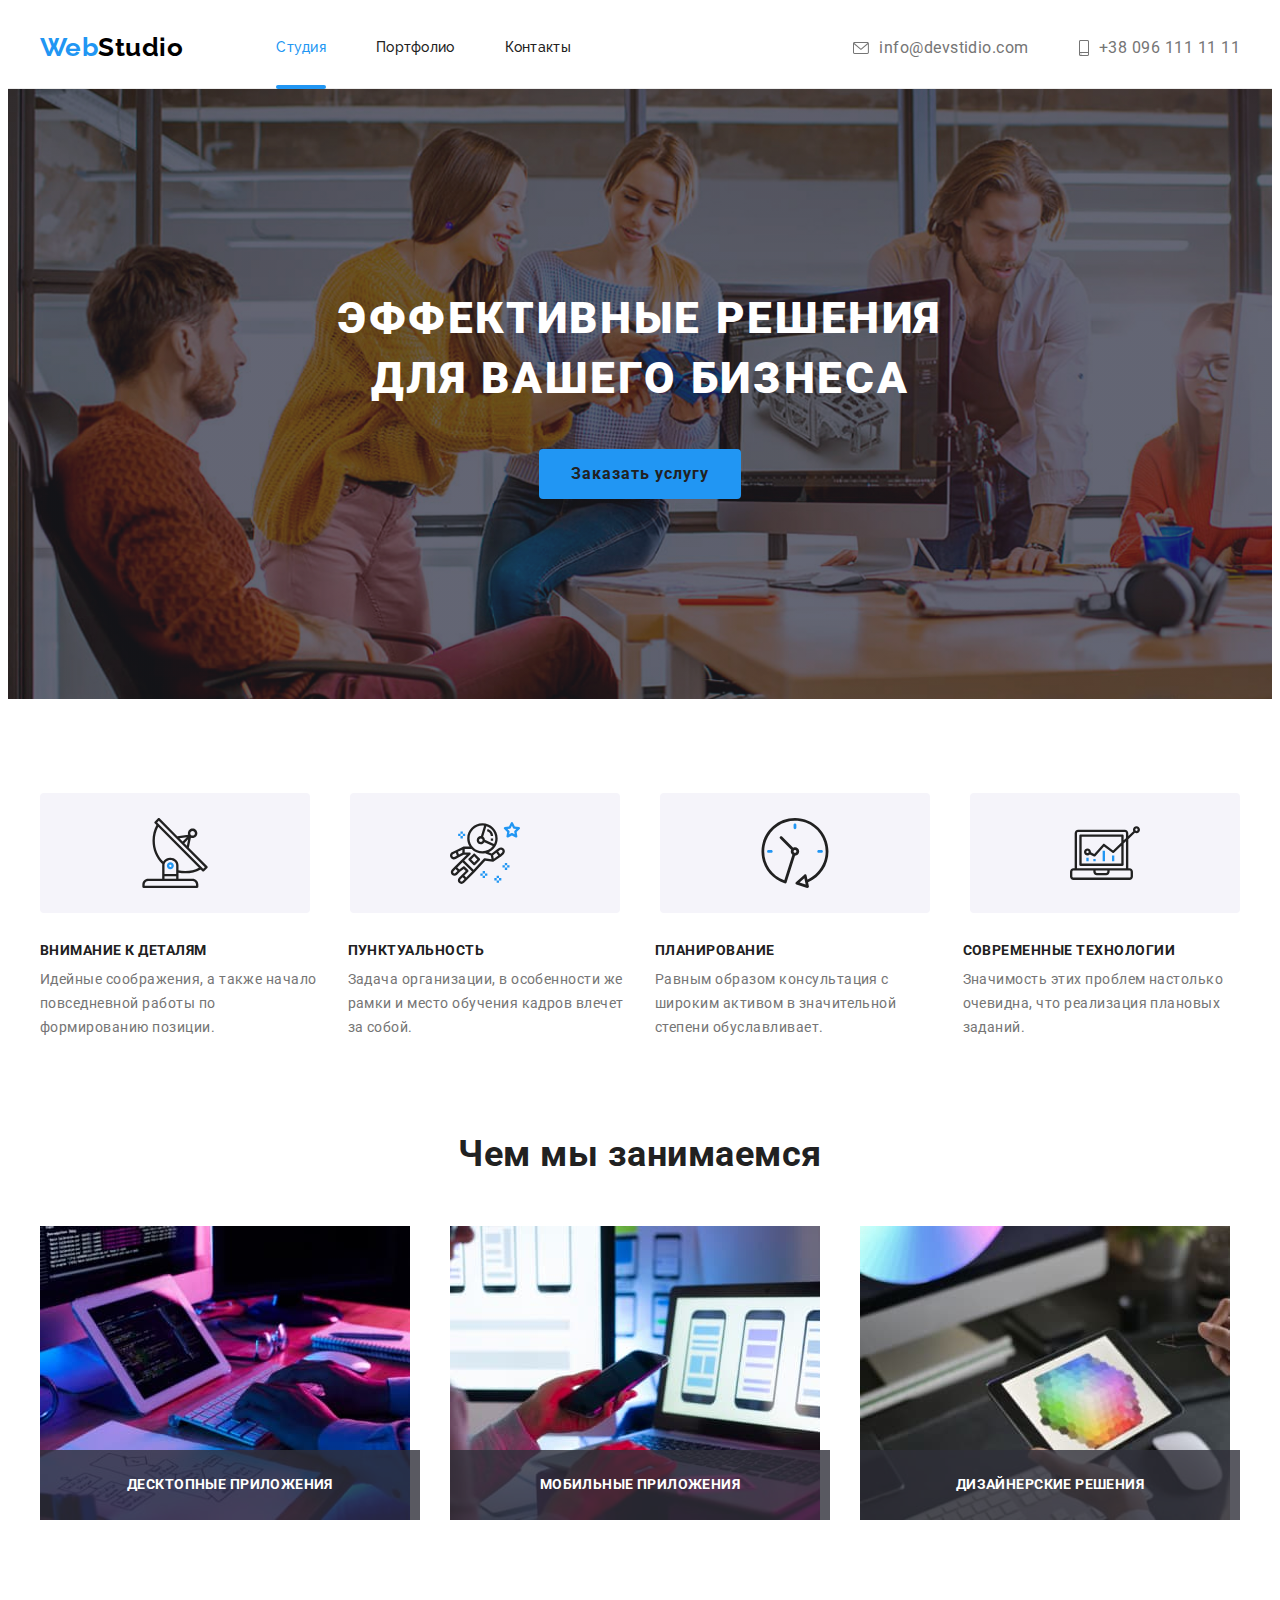
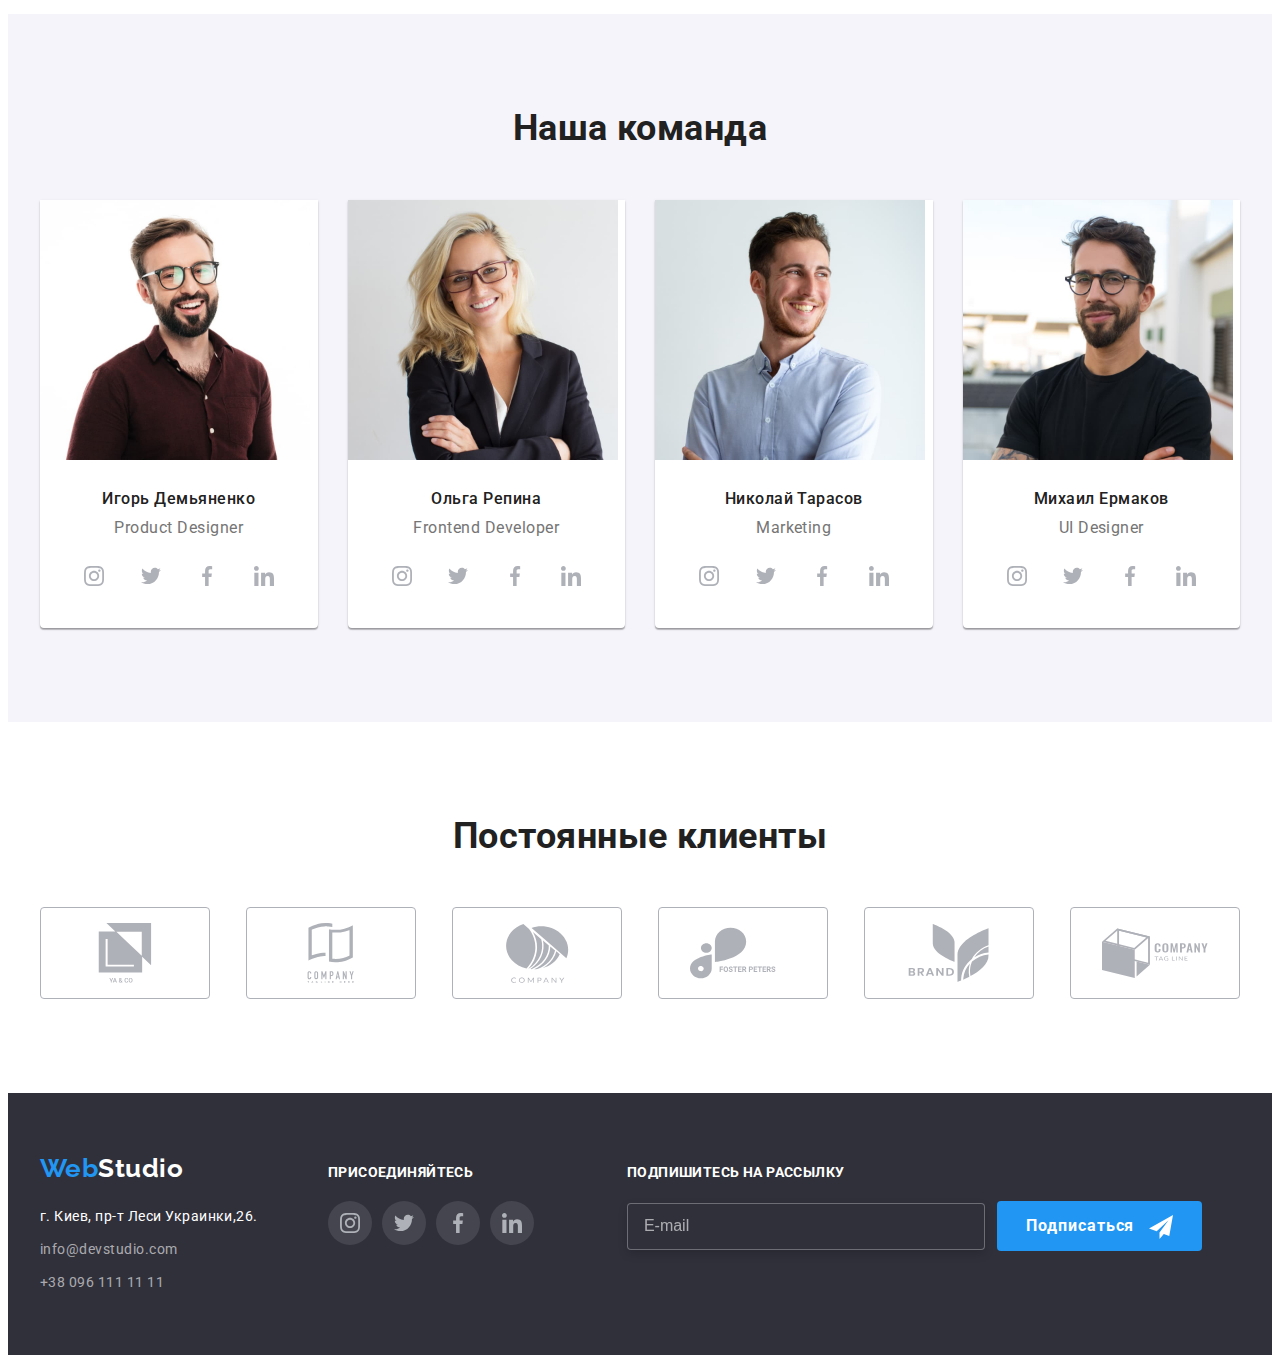
<file: index.html>
<!DOCTYPE html>
<html lang="ru">
  <head>
    <meta charset="UTF-8" />
    <meta http-equiv="X-UA-Compatible" content="IE=edge" />
    <meta name="viewport" content="width=device-width, initial-scale=1.0" />
    <title>WebStudio</title>
    <link
      href="https://fonts.googleapis.com/css2?family=Raleway:wght@700&family=Roboto:wght@400;500;700;900&display=swap"
      rel="stylesheet"
    />
    <link
      rel="stylesheet"
      href="https://cdnjs.cloudflare.com/ajax/libs/modern-normalize/1.0.0/modern-normalize.min.css"
      integrity="sha512-ISS7cAi1PEhQ8jnbJpJZMd29NlhNj4AWYyLOSp2CE/CsHxTCu+r+t0D2yoJudVrd0/8fTVPUVDzY5Tvli75u/g=="
      crossorigin="anonymous"
    />
    <link rel="stylesheet" href="./css/main.min.css" />
  </head>
  <body>
    <!--Навигация-->
    <header class="header">
      <div class="container header__container">
        <nav class="header__nav">
          <a class="logo header__logo link" href="index.html"
            ><span class="logo__accent">Web</span>Studio</a
          >
          <ul class="menu list">
            <li class="menu__item">
              <a class="menu__link link current" href="./index.html">Студия</a>
            </li>
            <li class="menu__item">
              <a class="menu__link link" href="./portfolio.html">Портфолио</a>
            </li>
            <li class="menu__item">
              <a class="menu__link link" href="#">Контакты</a>
            </li>
          </ul>
        </nav>
        <ul class="contact list">
          <li class="contact__mail">
            <a class="contact__mail-link link" href="mailto:info@devstudio.com"
              ><svg class="header__icon" width="16" height="12">
                <use href="./images/svg/sprite.svg#icon-mail"></use>
              </svg>
              info@devstidio.com</a
            >
          </li>
          <li>
            <a class="contact__phone-link link" href="tel:+380961111111"
              ><svg class="header__icon" width="10" height="16">
                <use href="./images/svg/sprite.svg#icon-smartphone"></use>
              </svg>
              +38 096 111 11 11</a
            >
          </li>
        </ul>
      </div>
    </header>
    <main>
      <!--Основной контент секция герой-->
      <section class="hero">
        <div class="container hero__container">
          <h1 class="hero__title">
            эффективные решения <br />
            для вашего бизнеса
          </h1>
          <button class="modal-button modal-button_style" type="button" data-modal-open>
            Заказать услугу
          </button>
        </div>
      </section>
      <!--описание секции-->
      <section class="section-description">
        <div class="container section-description__container">
          <h2 class="visually-hidden">Описание секции</h2>
          <ul class="section-icon list">
            <li class="">
              <a href="" class="section-icon__link link">
                <svg class="section-icon__list">
                  <use href="./images/svg/sprite.svg#icon-antenna"></use>
                </svg>
              </a>
            </li>
            <li class="">
              <a href="" class="section-icon__link link">
                <svg class="section-icon__list">
                  <use href="./images/svg/sprite.svg#icon-astronaut"></use>
                </svg>
              </a>
            </li>
            <li class="">
              <a href="" class="section-icon__link link">
                <svg class="section-icon__list">
                  <use href="./images/svg/sprite.svg#icon-clock"></use>
                </svg>
              </a>
            </li>
            <li class="">
              <a href="" class="section-icon__link link">
                <svg class="section-icon__list">
                  <use href="./images/svg/sprite.svg#icon-diagram"></use>
                </svg>
              </a>
            </li>
          </ul>
          <ul class="section-description__list list">
            <li class="section-description__item">
              <h3 class="section-description__title">внимание к деталям</h3>
              <p class="desc">
                Идейные соображения, а также начало повседневной работы по формированию позиции.
              </p>
            </li>
            <li class="section-description__item">
              <h3 class="section-description__title">пунктуальность</h3>
              <p class="desc">
                Задача организации, в особенности же рамки и место обучения кадров влечет за собой.
              </p>
            </li>
            <li class="section-description__item">
              <h3 class="section-description__title">планирование</h3>
              <p class="desc">
                Равным образом консультация с широким активом в значительной степени обуславливает.
              </p>
            </li>
            <li class="section-description__item">
              <h3 class="section-description__title">современные технологии</h3>
              <p class="desc">
                Значимость этих проблем настолько очевидна, что реализация плановых заданий.
              </p>
            </li>
          </ul>
        </div>
      </section>
      <!--секция чем мы занимаемся-->
      <section class="work">
        <div class="container section">
          <h2 class="work__title">Чем мы занимаемся</h2>
          <ul class="work__list list">
            <li class="work__item">
              <div class="work__img">
                <img
                  src="./images/about-work/work1.jpg"
                  alt="picture of working at a computer1"
                  width="370"
                />
                <p class="work__overlay">Десктопные приложения</p>
              </div>
            </li>
            <li class="work__item">
              <div class="work__img">
                <img
                  src="./images/about-work/work2.jpg"
                  alt="picture of working at a computer2"
                  width="370"
                />
                <p class="work__overlay">Мобильные приложения</p>
              </div>
            </li>
            <li class="work__item">
              <div class="work__img">
                <img
                  src="./images/about-work/work3.jpg"
                  alt="picture of working at a computer3"
                  width="370"
                />
                <p class="work__overlay">Дизайнерские решения</p>
              </div>
            </li>
          </ul>
        </div>
      </section>
      <!--секция наша команда-->
      <section class="team section">
        <div class="container">
          <h2 class="work__title">Наша команда</h2>
          <ul class="team__our list">
            <li class="team__our-list">
              <img src="./images/our-team/igor.jpg" alt="Igor" width="270" />
              <h3 class="team__title">Игорь Демьяненко</h3>
              <p class="desc">Product Designer</p>
              <ul class="social-list social-list_padding list">
                <li class="social-list__item">
                  <a href="" class="social-list__link link">
                    <svg class="social-list__icon">
                      <use href="./images/svg/sprite.svg#icon-instagram"></use>
                    </svg>
                  </a>
                </li>
                <li class="social-list__item">
                  <a href="" class="social-list__link link">
                    <svg class="social-list__icon">
                      <use href="./images/svg/sprite.svg#icon-twitter"></use>
                    </svg>
                  </a>
                </li>
                <li class="social-list__item">
                  <a href="" class="social-list__link link">
                    <svg class="social-list__icon">
                      <use href="./images/svg/sprite.svg#icon-facebook"></use>
                    </svg>
                  </a>
                </li>
                <li class="social-list__item">
                  <a href="" class="social-list__link link">
                    <svg class="social-list__icon">
                      <use href="./images/svg/sprite.svg#icon-linkedin"></use>
                    </svg>
                  </a>
                </li>
              </ul>
            </li>
            <li class="team__our-list">
              <img src="./images/our-team/olga.jpg" alt="Olga" width="270" />
              <h3 class="team__title">Ольга Репина</h3>
              <p class="desc">Frontend Developer</p>
              <ul class="social-list social-list_padding list">
                <li class="social-list__item">
                  <a href="" class="social-list__link link">
                    <svg class="social-list__icon">
                      <use href="./images/svg/sprite.svg#icon-instagram"></use>
                    </svg>
                  </a>
                </li>
                <li class="social-list__item">
                  <a href="" class="social-list__link link">
                    <svg class="social-list__icon">
                      <use href="./images/svg/sprite.svg#icon-twitter"></use>
                    </svg>
                  </a>
                </li>
                <li class="social-list__item">
                  <a href="" class="social-list__link link">
                    <svg class="social-list__icon">
                      <use href="./images/svg/sprite.svg#icon-facebook"></use>
                    </svg>
                  </a>
                </li>
                <li class="social-list__item">
                  <a href="" class="social-list__link link">
                    <svg class="social-list__icon">
                      <use href="./images/svg/sprite.svg#icon-linkedin"></use>
                    </svg>
                  </a>
                </li>
              </ul>
            </li>
            <li class="team__our-list">
              <img src="./images/our-team/nikolay.jpg" alt="Nikolay" width="270" />
              <h3 class="team__title">Николай Тарасов</h3>
              <p class="desc">Marketing</p>
              <ul class="social-list social-list_padding list">
                <li class="social-list__item">
                  <a href="" class="social-list__link link">
                    <svg class="social-list__icon">
                      <use href="./images/svg/sprite.svg#icon-instagram"></use>
                    </svg>
                  </a>
                </li>
                <li class="social-list__item">
                  <a href="" class="social-list__link link">
                    <svg class="social-list__icon">
                      <use href="./images/svg/sprite.svg#icon-twitter"></use>
                    </svg>
                  </a>
                </li>
                <li class="social-list__item">
                  <a href="" class="social-list__link link">
                    <svg class="social-list__icon">
                      <use href="./images/svg/sprite.svg#icon-facebook"></use>
                    </svg>
                  </a>
                </li>
                <li class="social-list__item">
                  <a href="" class="social-list__link link">
                    <svg class="social-list__icon">
                      <use href="./images/svg/sprite.svg#icon-linkedin"></use>
                    </svg>
                  </a>
                </li>
              </ul>
            </li>
            <li class="team__our-list">
              <img src="./images/our-team/mihail.jpg" alt="Michael" width="270" />
              <h3 class="team__title">Михаил Ермаков</h3>
              <p class="desc">UI Designer</p>
              <ul class="social-list social-list_padding list">
                <li class="social-list__item">
                  <a href="" class="social-list__link link">
                    <svg class="social-list__icon">
                      <use href="./images/svg/sprite.svg#icon-instagram"></use>
                    </svg>
                  </a>
                </li>
                <li class="social-list__item">
                  <a href="" class="social-list__link link">
                    <svg class="social-list__icon">
                      <use href="./images/svg/sprite.svg#icon-twitter"></use>
                    </svg>
                  </a>
                </li>
                <li class="social-list__item">
                  <a href="" class="social-list__link link">
                    <svg class="social-list__icon">
                      <use href="./images/svg/sprite.svg#icon-facebook"></use>
                    </svg>
                  </a>
                </li>
                <li class="social-list__item">
                  <a href="" class="social-list__link link">
                    <svg class="social-list__icon">
                      <use href="./images/svg/sprite.svg#icon-linkedin"></use>
                    </svg>
                  </a>
                </li>
              </ul>
            </li>
          </ul>
        </div>
      </section>
      <!--Постоянные клиенты-->
      <section class="clients">
        <div class="container section">
          <h2 class="clients__title">Постоянные клиенты</h2>
          <ul class="clients-list list">
            <li class="clients-list__item">
              <a href="" class="clients-list__link link">
                <svg class="clients-list__icon">
                  <use href="./images/svg/sprite.svg#icon-group"></use>
                </svg>
              </a>
            </li>
            <li class="clients-list__item">
              <a href="" class="clients-list__link link">
                <svg class="clients-list__icon">
                  <use href="./images/svg/sprite.svg#icon-group1"></use>
                </svg>
              </a>
            </li>
            <li class="clients-list__item">
              <a href="" class="clients-list__link link">
                <svg class="clients-list__icon">
                  <use href="./images/svg/sprite.svg#icon-group2"></use>
                </svg>
              </a>
            </li>
            <li class="clients-list__item">
              <a href="" class="clients-list__link link">
                <svg class="clients-list__icon">
                  <use href="./images/svg/sprite.svg#icon-group3"></use>
                </svg>
              </a>
            </li>
            <li class="clients-list__item">
              <a href="" class="clients-list__link link">
                <svg class="clients-list__icon">
                  <use href="./images/svg/sprite.svg#icon-group4"></use>
                </svg>
              </a>
            </li>
            <li class="clients-list__item">
              <a href="" class="clients-list__link link">
                <svg class="clients-list__icon">
                  <use href="./images/svg/sprite.svg#icon-group5"></use>
                </svg>
              </a>
            </li>
          </ul>
        </div>
      </section>
    </main>
    <!--нижний колонтитул-->
    <footer class="footer">
      <div class="container footer__container">
        <div class="footer__address-container">
          <a class="logo footer__logo link" href="index.html"
            ><span class="logo__accent">Web</span>Studio</a
          >
          <address>
            <ul class="address-list list">
              <li class="address-list__item">
                <a
                  class="address-list__footer link"
                  href="https://goo.gl/maps/Lwd13SjVABSYHr1z9"
                  target="_blank"
                  rel="noopener noreferrer"
                  >г. Киев, пр-т Леси Украинки,26.</a
                >
              </li>
              <li class="address-list__item">
                <a class="address-list__link link" href="mailto:info@devstudio.com"
                  >info@devstudio.com</a
                >
              </li>
              <li class="address-list__item">
                <a class="address-list__link link" href="tel:+380961111111">+38 096 111 11 11</a>
              </li>
            </ul>
          </address>
        </div>
        <div class="footer-social">
          <h2 class="footer__title">Присоединяйтесь</h2>
          <ul class="social-list list">
            <li class="social-list__item social-list__item_margin">
              <a href="" class="social-list__link social-list_background-color link">
                <svg class="social-list__icon">
                  <use href="./images/svg/sprite.svg#icon-instagram"></use>
                </svg>
              </a>
            </li>
            <li class="social-list__item social-list__item_margin">
              <a href="" class="social-list__link social-list_background-color link">
                <svg class="social-list__icon">
                  <use href="./images/svg/sprite.svg#icon-twitter"></use>
                </svg>
              </a>
            </li>
            <li class="social-list__item social-list__item_margin">
              <a href="" class="social-list__link social-list_background-color link">
                <svg class="social-list__icon">
                  <use href="./images/svg/sprite.svg#icon-facebook"></use>
                </svg>
              </a>
            </li>
            <li class="social-list__item social-list__item_margin">
              <a href="" class="social-list__link social-list_background-color link">
                <svg class="social-list__icon">
                  <use href="./images/svg/sprite.svg#icon-linkedin"></use>
                </svg>
              </a>
            </li>
          </ul>
        </div>
        <form class="footer__form">
          <h2 class="footer__title">Подпишитесь на рассылку</h2>
          <label class="footer__field"
            ><input
              type="email"
              name="user-mail"
              class="footer__message"
              placeholder="E-mail"
              required /></label
          ><button type="submit" class="modal-button footer__btn footer-btn_style">
            Подписаться
          </button>
        </form>
      </div>
    </footer>
    <!-- Модальное окно-->
    <div class="backdrop is-hidden" data-modal>
      <div class="modal-window">
        <button type="button" class="modal-window__btn" data-modal-close>
          <svg class="modal-window__close">
            <use href="./images/svg/sprite.svg#icon-close-black"></use>
          </svg>
        </button>
        <form class="modal-form">
          <p class="modal-form__head">Оставьте свои данные, мы вам перезвоним</p>
          <label class="modal-form__field">
            <p>Имя</p>
            <div class="modal-form__input-wrapper">
              <input type="text" name="user-name" class="modal-form__input" minlength="2" />
              <svg class="modal-form__icon">
                <use href="./images/svg/sprite.svg#icon-person-black"></use>
              </svg>
            </div>
          </label>
          <label class="modal-form__field">
            <p>Телефон</p>
            <div class="modal-form__input-wrapper">
              <input
                type="tel"
                name="user-phone"
                class="modal-form__input"
                required
                pattern="[0-9]{3}-[0-9]{3}-[0-9]{2}-[0-9]{2}"
                title="097-777-77-77"
              />
              <svg class="modal-form__icon">
                <use href="./images/svg/sprite.svg#icon-phone-black"></use>
              </svg>
            </div>
          </label>
          <label class="modal-form__field">
            <p>Почта</p>
            <div class="modal-form__input-wrapper">
              <input type="email" name="user-mail" class="modal-form__input" required />
              <svg class="modal-form__icon">
                <use href="./images/svg/sprite.svg#icon-email-black"></use>
              </svg>
            </div>
          </label>
          <label class="modal-form__textarea">
            <p>Комментарий</p>
            <textarea name="user-message" class="modal-form__message" placeholder="Введите текст">
            </textarea>
          </label>
          <input
            type="checkbox"
            name="user-policy"
            class="modal-form-checkbox visually-hidden"
            id="checkbox-policy"
          />
          <label for="checkbox-policy" class="modal-form__checkbox-policy">
            Соглашаюсь с рассылкой и принимаю
            <a class="modal-form__policy-link" href="">Условия договора</a>
          </label>
          <button type="submit" class="modal-button modal-form_btn">Отправить</button>
        </form>
      </div>
    </div>
    <script src="./js/modal.js"></script>
  </body>
</html>
</file>
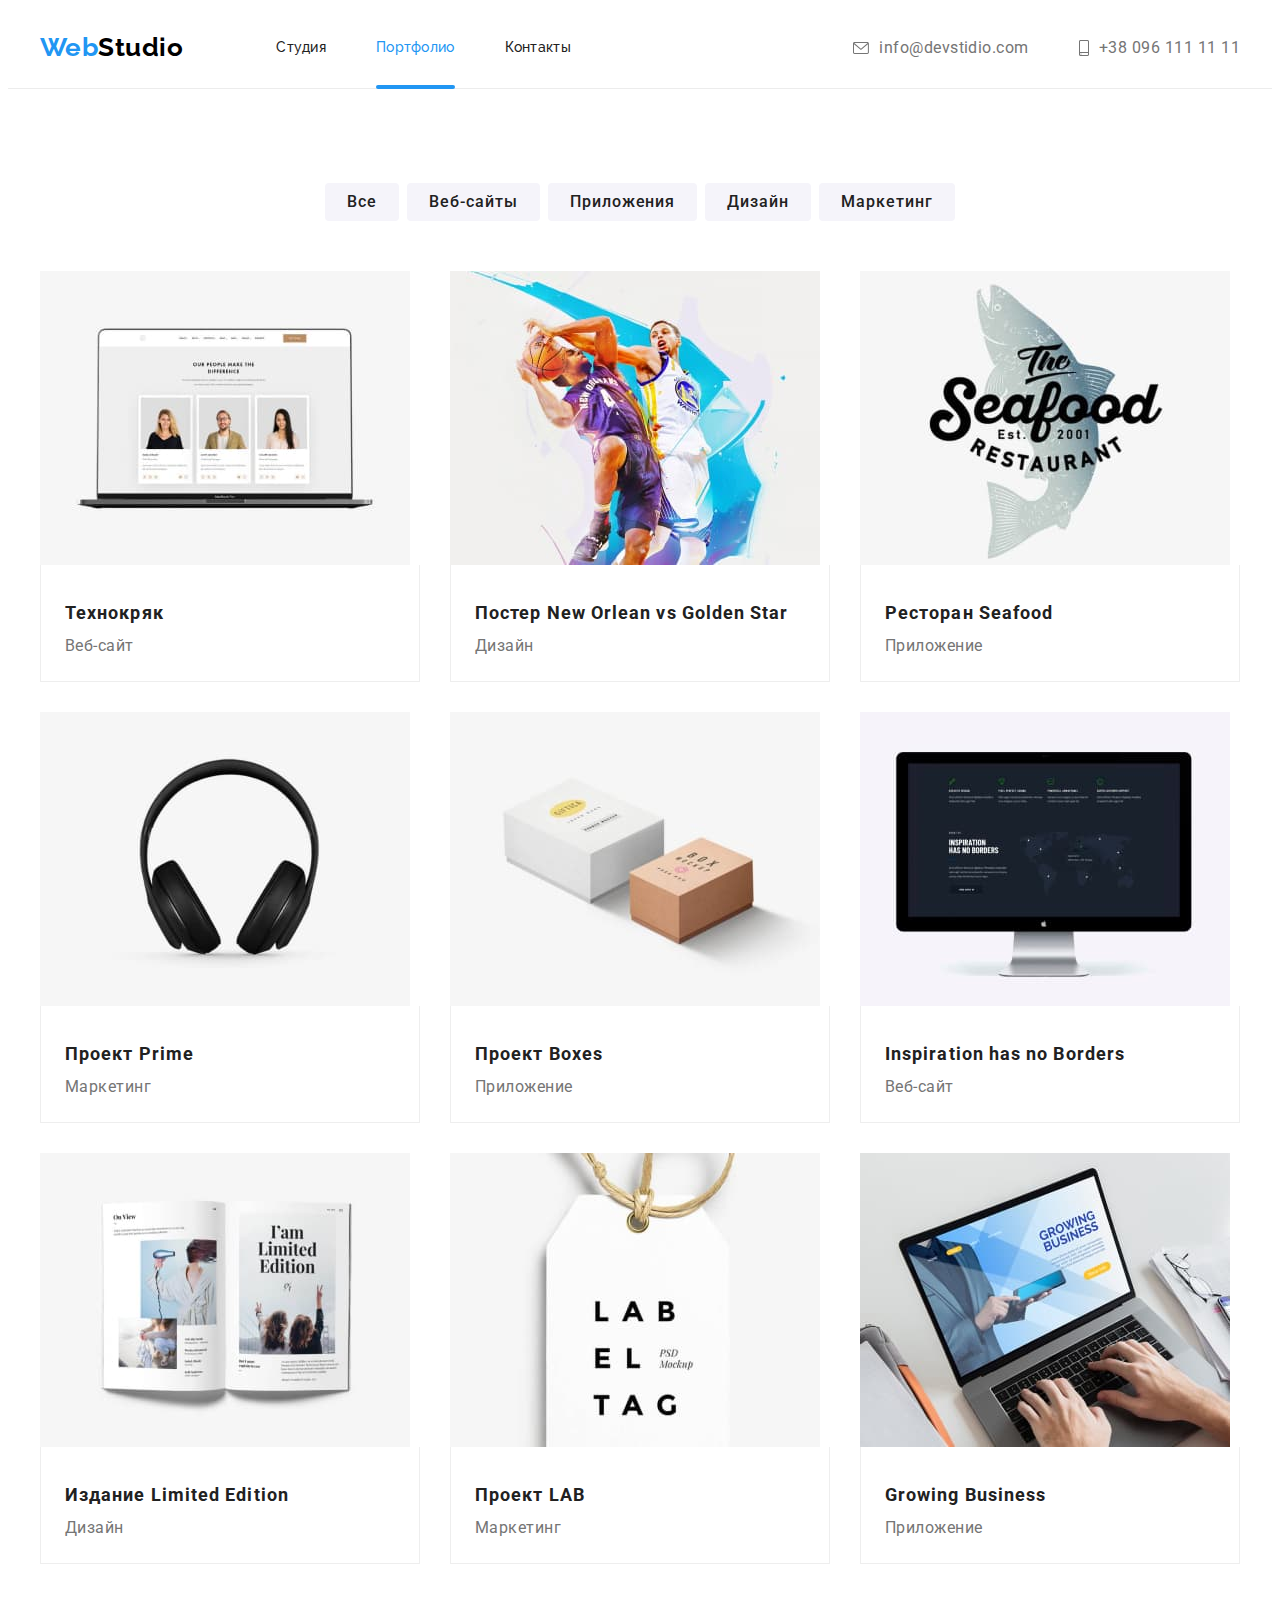
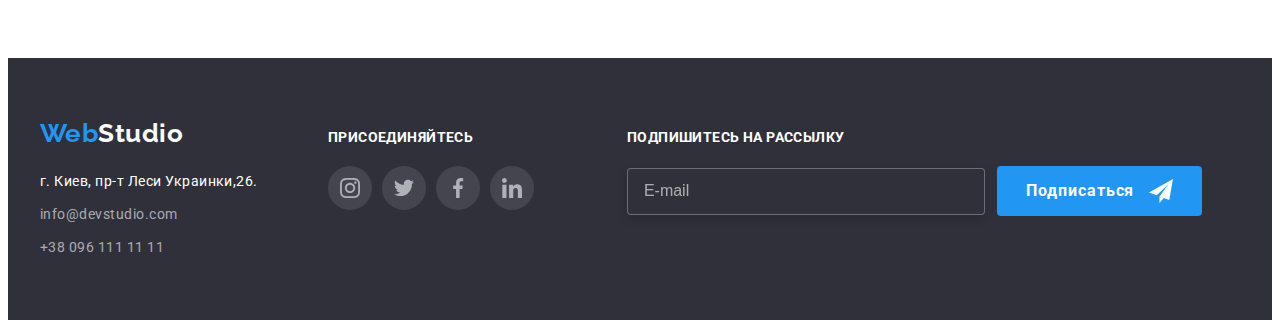
<file: portfolio.html>
<!DOCTYPE html>
<html lang="ru">
  <head>
    <meta charset="UTF-8" />
    <meta http-equiv="X-UA-Compatible" content="IE=edge" />
    <meta name="viewport" content="width=device-width, initial-scale=1.0" />
    <title>WebStudio</title>
    <link
      href="https://fonts.googleapis.com/css2?family=Raleway:wght@700&family=Roboto:wght@400;500;700;900&display=swap"
      rel="stylesheet"
    />
    <link
      rel="stylesheet"
      href="https://cdnjs.cloudflare.com/ajax/libs/modern-normalize/1.0.0/modern-normalize.min.css"
      integrity="sha512-ISS7cAi1PEhQ8jnbJpJZMd29NlhNj4AWYyLOSp2CE/CsHxTCu+r+t0D2yoJudVrd0/8fTVPUVDzY5Tvli75u/g=="
      crossorigin="anonymous"
    />
    <link rel="stylesheet" href="./css/main.min.css" />
  </head>
  <body>
    <!--Навигация-->
    <header class="header">
      <div class="container header__container">
        <nav class="header__nav">
          <a class="logo header__logo link" href="index.html"
            ><span class="logo__accent">Web</span>Studio</a
          >
          <ul class="menu list">
            <li class="menu__item">
              <a class="menu__link link" href="./index.html">Студия</a>
            </li>
            <li class="menu__item">
              <a class="menu__link link current" href="./portfolio.html">Портфолио</a>
            </li>
            <li class="menu__item">
              <a class="menu__link link" href="#">Контакты</a>
            </li>
          </ul>
        </nav>
        <ul class="contact list">
          <li class="contact__mail">
            <a class="contact__mail-link link" href="mailto:info@devstudio.com"
              ><svg class="header__icon" width="16" height="12">
                <use href="./images/svg/sprite.svg#icon-mail"></use>
              </svg>
              info@devstidio.com</a
            >
          </li>
          <li>
            <a class="contact__phone-link link" href="tel:+380961111111"
              ><svg class="header__icon" width="10" height="16">
                <use href="./images/svg/sprite.svg#icon-smartphone"></use>
              </svg>
              +38 096 111 11 11</a
            >
          </li>
        </ul>
      </div>
    </header>
    <main>
      <!--Фильтр-->
      <main>
        <section class="filter">
          <div class="container filter-container">
            <h1 class="visually-hidden">Фильтр</h1>
            <ul class="list filter-list">
              <li class="button-list">
                <button class="filter-button" type="button">Все</button>
              </li>
              <li class="button-list">
                <button class="filter-button" type="button">Веб-сайты</button>
              </li>
              <li class="button-list">
                <button class="filter-button" type="button">Приложения</button>
              </li>
              <li class="button-list">
                <button class="filter-button" type="button">Дизайн</button>
              </li>
              <li class="button-list">
                <button class="filter-button" type="button">Маркетинг</button>
              </li>
            </ul>
          </div>
        </section>
        <!--Наши работы-->
        <h2 class="visually-hidden">Наши работы</h2>
        <div class="container indent">
          <ul class="our-works list">
            <li class="our-works-list">
              <a href="#" class="team-list-link-wrapper link">
                <div class="team-list-img-wrapper">
                  <img src="./images/our-works/tehnokryk.jpg" alt="tehnokryk" width="370" />
                  <p class="overlay">
                    Технокряк это современная площадка распространения коронавируса. Компании
                    используют эту платформу для цифрового шпионажа и атак на защищённые сервера
                    конкурентов.
                  </p>
                </div>
                <div class="border">
                  <h3 class="works-title">Технокряк</h3>
                  <p class="name-works">Веб-сайт</p>
                </div>
              </a>
            </li>
            <li class="our-works-list">
              <a href="#" class="team-list-link-wrapper link">
                <div class="team-list-img-wrapper">
                  <img src="./images/our-works/Poster.jpg" alt="Poster" width="370" />
                  <p class="overlay">
                    Технокряк это современная площадка распространения коронавируса. Компании
                    используют эту платформу для цифрового шпионажа и атак на защищённые сервера
                    конкурентов.
                  </p>
                </div>
                <div class="border">
                  <h3 class="works-title">Постер New Orlean vs Golden Star</h3>
                  <p class="name-works">Дизайн</p>
                </div>
              </a>
            </li>
            <li class="our-works-list">
              <a href="#" class="team-list-link-wrapper link">
                <div class="team-list-img-wrapper">
                  <img src="./images/our-works/restoran.jpg" alt="restoran" width="370" />
                  <p class="overlay">
                    Технокряк это современная площадка распространения коронавируса. Компании
                    используют эту платформу для цифрового шпионажа и атак на защищённые сервера
                    конкурентов.
                  </p>
                </div>
                <div class="border">
                  <h3 class="works-title">Ресторан Seafood</h3>
                  <p class="name-works">Приложение</p>
                </div>
              </a>
            </li>
            <li class="our-works-list">
              <a href="#" class="team-list-link-wrapper link">
                <div class="team-list-img-wrapper">
                  <img src="./images/our-works/prime.jpg" alt="prime" width="370" />
                  <p class="overlay">
                    Технокряк это современная площадка распространения коронавируса. Компании
                    используют эту платформу для цифрового шпионажа и атак на защищённые сервера
                    конкурентов.
                  </p>
                </div>
                <div class="border">
                  <h3 class="works-title">Проект Prime</h3>
                  <p class="name-works">Маркетинг</p>
                </div>
              </a>
            </li>
            <li class="our-works-list">
              <a href="#" class="team-list-link-wrapper link">
                <div class="team-list-img-wrapper">
                  <img src="./images/our-works/boxer.jpg" alt="boxer" width="370" />
                  <p class="overlay">
                    Технокряк это современная площадка распространения коронавируса. Компании
                    используют эту платформу для цифрового шпионажа и атак на защищённые сервера
                    конкурентов.
                  </p>
                </div>
                <div class="border">
                  <h3 class="works-title">Проект Boxes</h3>
                  <p class="name-works">Приложение</p>
                </div>
              </a>
            </li>
            <li class="our-works-list">
              <a href="#" class="team-list-link-wrapper link">
                <div class="team-list-img-wrapper">
                  <img
                    src="./images/our-works/inspiration.jpg"
                    alt="Inspiration has no Borders"
                    width="370"
                  />
                  <p class="overlay">
                    Технокряк это современная площадка распространения коронавируса. Компании
                    используют эту платформу для цифрового шпионажа и атак на защищённые сервера
                    конкурентов.
                  </p>
                </div>
                <div class="border">
                  <h3 class="works-title">Inspiration has no Borders</h3>
                  <p class="name-works">Веб-сайт</p>
                </div>
              </a>
            </li>
            <li class="our-works-list">
              <a href="#" class="team-list-link-wrapper link">
                <div class="team-list-img-wrapper">
                  <img src="./images/our-works/izdanie.jpg" alt="Limited Edition" width="370" />
                  <p class="overlay">
                    Технокряк это современная площадка распространения коронавируса. Компании
                    используют эту платформу для цифрового шпионажа и атак на защищённые сервера
                    конкурентов.
                  </p>
                </div>
                <div class="border">
                  <h3 class="works-title">Издание Limited Edition</h3>
                  <p class="name-works">Дизайн</p>
                </div>
              </a>
            </li>
            <li class="our-works-list">
              <a href="#" class="team-list-link-wrapper link">
                <div class="team-list-img-wrapper">
                  <img src="./images/our-works/lab.jpg" alt="LAB" width="370" />
                  <p class="overlay">
                    Технокряк это современная площадка распространения коронавируса. Компании
                    используют эту платформу для цифрового шпионажа и атак на защищённые сервера
                    конкурентов.
                  </p>
                </div>
                <div class="border">
                  <h3 class="works-title">Проект LAB</h3>
                  <p class="name-works">Маркетинг</p>
                </div>
              </a>
            </li>
            <li class="our-works-list">
              <a href="#" class="team-list-link-wrapper link">
                <div class="team-list-img-wrapper">
                  <img src="./images/our-works/business.jpg" alt="Growing Business" width="370" />
                  <p class="overlay">
                    Технокряк это современная площадка распространения коронавируса. Компании
                    используют эту платформу для цифрового шпионажа и атак на защищённые сервера
                    конкурентов.
                  </p>
                </div>
                <div class="border">
                  <h3 class="works-title">Growing Business</h3>
                  <p class="name-works">Приложение</p>
                </div>
              </a>
            </li>
          </ul>
        </div>
      </main>
      <!--нижний колонтитул-->
      <footer class="footer">
        <div class="container footer__container">
          <div class="footer__address-container">
            <a class="logo footer__logo link" href="index.html"
              ><span class="logo__accent">Web</span>Studio</a
            >
            <address>
              <ul class="address-list list">
                <li class="address-list__item">
                  <a
                    class="address-list__footer link"
                    href="https://goo.gl/maps/Lwd13SjVABSYHr1z9"
                    target="_blank"
                    rel="noopener noreferrer"
                    >г. Киев, пр-т Леси Украинки,26.</a
                  >
                </li>
                <li class="address-list__item">
                  <a class="address-list__link link" href="mailto:info@devstudio.com"
                    >info@devstudio.com</a
                  >
                </li>
                <li class="address-list__item">
                  <a class="address-list__link link" href="tel:+380961111111">+38 096 111 11 11</a>
                </li>
              </ul>
            </address>
          </div>
          <div class="footer-social">
            <h2 class="footer__title">Присоединяйтесь</h2>
            <ul class="social-list list">
              <li class="social-list__item social-list__item_margin">
                <a href="" class="social-list__link social-list_background-color link">
                  <svg class="social-list__icon">
                    <use href="./images/svg/sprite.svg#icon-instagram"></use>
                  </svg>
                </a>
              </li>
              <li class="social-list__item social-list__item_margin">
                <a href="" class="social-list__link social-list_background-color link">
                  <svg class="social-list__icon">
                    <use href="./images/svg/sprite.svg#icon-twitter"></use>
                  </svg>
                </a>
              </li>
              <li class="social-list__item social-list__item_margin">
                <a href="" class="social-list__link social-list_background-color link">
                  <svg class="social-list__icon">
                    <use href="./images/svg/sprite.svg#icon-facebook"></use>
                  </svg>
                </a>
              </li>
              <li class="social-list__item social-list__item_margin">
                <a href="" class="social-list__link social-list_background-color link">
                  <svg class="social-list__icon">
                    <use href="./images/svg/sprite.svg#icon-linkedin"></use>
                  </svg>
                </a>
              </li>
            </ul>
          </div>
          <form class="footer__form">
            <h2 class="footer__title">Подпишитесь на рассылку</h2>
            <label class="footer__field"
              ><input
                type="email"
                name="user-mail"
                class="footer__message"
                placeholder="E-mail"
                required /></label
            ><button type="submit" class="modal-button footer__btn footer-btn_style">
              Подписаться
            </button>
          </form>
        </div>
      </footer>
    </main>
  </body>
</html>
</file>
<file: css/main.min.css>
:root{--primary-text-color: #757575;--title-text-color: #212121;--accent-color: #2196f3;--background-hero-footer: #2f303a;--logo-nav: #000000;--title-text-color-footer: #ffffff;--button-hover-focus: #188ce8;--background-our-team-filter: #f5f4fa;--footer-mail-phone: rgba(255, 255, 255, 0.6);--background-hero: #c4c4c4;--icon-fill: #afb1b8;--transition-start-time: 250ms;--cubic-bezier: cubic-bezier(0.4, 0, 0.2, 1)}.visually-hidden{position:absolute !important;clip:rect(1px 1px 1px 1px);clip:rect(1px, 1px, 1px, 1px);padding:0 !important;border:0 !important;height:1px !important;width:1px !important;overflow:hidden}h1,h2,h3,h4,h5,h6,p{margin-top:0;margin-bottom:0}ul,ol{margin-top:0;margin-bottom:0;padding-left:0}img{display:block}.list{list-style:none}.link{text-decoration:none}body{color:var(--primary-text-color);font-family:Roboto, sans-serif;letter-spacing:0.03em}.section{padding-top:94px;padding-bottom:94px}.container{width:1200px;padding-left:15px;padding-right:15px;margin:0 auto}.modal-button{align-self:center;border-radius:4px;border:0;background-color:var(--accent-color);font-family:inherit;font-weight:700;font-size:16px;line-height:1.87;letter-spacing:0.06em;cursor:pointer;transition:background-color var(--transition-start-time) var(--cubic-bezier),color var(--transition-start-time) var(--cubic-bezier)}.modal-button:hover,.modal-button:focus{background-color:var(--button-hover-focus);color:var(--title-text-color-footer)}.modal-button_style{color:var(--title-text-color);padding:10px 32px}.social-list__icon{width:20px;height:20px;fill:var(--icon-fill);transition:fill var(--transition-start-time) var(--cubic-bezier)}.social-list__link:hover .social-list__icon,.social-list__link:focus .social-list__icon{fill:var(--title-text-color-footer)}.social-list{display:flex}.social-list_padding{padding-left:32px;padding-right:32px;padding-bottom:30px;justify-content:space-between}.social-list__link{display:flex;justify-content:center;align-items:center;width:44px;height:44px;background-color:var(--title-text-color-footer);border-radius:50%;transition:background-color var(--transition-start-time) var(--cubic-bezier)}.social-list__link:hover,.social-list__link:focus{background-color:var(--accent-color)}.backdrop{position:fixed;top:0;left:0;width:100vw;height:100vh;background:rgba(0,0,0,0.2);z-index:100;transition:visibility var(--transition-start-time) var(--cubic-bezier)}.is-hidden{opacity:0;visibility:hidden;pointer-events:none}.modal-window{position:absolute;top:50%;left:50%;transform:translate(-50%, -50%);width:528px;height:581px;padding:40px;background-color:var(--title-text-color-footer);box-shadow:0px 1px 3px rgba(0,0,0,0.12),0px 1px 1px rgba(0,0,0,0.14),0px 2px 1px rgba(0,0,0,0.2);border-radius:4px}.modal-window__btn{display:flex;justify-content:center;align-items:center;position:absolute;top:8px;right:8px;width:30px;height:30px;background:transparent;border:1px solid rgba(0,0,0,0.1);border-radius:50%;cursor:pointer;transition:fill var(--transition-start-time) var(--cubic-bezier)}.modal-window__btn:hover{fill:var(--accent-color)}.modal-window__close{width:18px;height:18px}.modal-form{display:flex;flex-direction:column}.modal-form__head{font-weight:700;font-size:20px;line-height:1.15;text-align:center;color:var(--title-text-color);margin-bottom:12px}.modal-form__field{font-size:12px;line-height:1.16;letter-spacing:0.01em;margin-bottom:10px}.modal-form__textarea{font-size:12px;line-height:1.16;letter-spacing:0.01em}.modal-form__input-wrapper{position:relative;display:block;margin-top:4px}.modal-form__icon{position:absolute;top:50%;left:15px;transform:translateY(-50%);width:18px;height:18px}.modal-form__input:focus+.modal-form__icon{fill:var(--accent-color)}.modal-form__input{width:100%;height:40px;border:1px solid rgba(33,33,33,0.2);box-sizing:border-box;border-radius:4px;padding-left:42px}.modal-form__input:focus{border-color:var(--accent-color);outline:none}.modal-form__message{width:100%;height:120px;border:1px solid rgba(33,33,33,0.2);border-radius:4px;resize:none;padding:12px 16px;margin-top:4px}.modal-form__message::placeholder{font-size:14px;line-height:1.14;letter-spacing:0.01em;color:rgba(117,117,117,0.5)}.modal-form__message:focus{border-color:var(--accent-color);outline:none}.modal-form__checkbox-policy{font-size:14px;line-height:1.71px;color:var(--primary-text-color);margin-top:20px;display:inline-block}.modal-form__checkbox-policy::before{content:'';display:inline-block;vertical-align:middle;width:16px;height:15px;filter:drop-shadow(0px 4px 4px rgba(0,0,0,0.25));border:2px solid var(--title-text-color);border-radius:2px;margin-right:7px;cursor:pointer;background-repeat:no-repeat;background-position:center}.modal-form-checkbox:checked+.modal-form__checkbox-policy::before{background-image:url(../images/svg/Vector.svg);border-color:var(--accent-color);background-color:var(--accent-color)}.modal-form-checkbox:focus+.modal-form__checkbox-policy::before{border-color:var(--accent-color)}.modal-form_btn{color:var(--title-text-color);padding:10px 32px;margin-top:30px}.modal-form_btn:hover,.modal-form_btn:focus{background-color:var(--button-hover-focus);color:var(--title-text-color-footer);box-shadow:0px 4px 4px rgba(0,0,0,0.15)}.modal-form__policy-link{color:var(--button-hover-focus)}.header{border-bottom:1px solid #ececec}.header__container{display:flex;align-items:center;justify-content:space-between}.header__nav{display:flex;align-items:center;font-size:26px;font-weight:700;line-height:1.23;color:var(--logo-nav);font-family:Raleway, sans-serif}.menu{display:flex;align-items:center}.contact{display:flex;align-items:center}.logo{font-size:26px;font-weight:700;line-height:1.23;color:var(--logo-nav);font-family:Raleway, sans-serif;color:var(--logo-nav);font-family:Raleway, sans-serif}.header__logo{margin-right:93px}.menu__item:not(:last-child){margin-right:50px}.menu__link{font-size:14px;font-weight:500;line-height:1.14;position:relative;display:block;color:var(--title-text-color);letter-spacing:0.02em;transition:color var(--transition-start-time) var(--cubic-bezier);padding-top:32px;padding-bottom:32px}.menu__link::after{content:'';position:absolute;bottom:-1px;display:block;width:100%;height:4px;background:#2196f3;border-radius:2px;opacity:0}.menu__link.current::after{opacity:1}.menu__link:hover,.menu__link:focus,.menu__link.current{color:var(--accent-color)}.contact__mail{margin-right:50px}.contact__mail-link{display:flex;align-items:center;color:var(--primary-text-color);transition:color var(--transition-start-time) var(--cubic-bezier)}.contact__mail-link:hover,.contact__mail-link:focus{color:var(--accent-color)}.contact__phone-link{display:flex;align-items:center;color:var(--primary-text-color);transition:color var(--transition-start-time) var(--cubic-bezier)}.contact__phone-link:hover,.contact__phone-link:focus{color:var(--accent-color)}.logo__accent{color:var(--accent-color)}.header__icon{fill:currentColor;margin-right:10px}.hero{background-color:var(--background-hero);text-align:center;padding-top:200px;padding-bottom:200px;max-width:1600px;margin:0 auto;background-image:linear-gradient(rgba(47,48,58,0.4), rgba(47,48,58,0.4)),url(../images/hero/background.jpg);background-size:cover}.hero__title{font-size:44px;font-weight:900;line-height:1.36;color:var(--title-text-color-footer);letter-spacing:0.06em;text-transform:uppercase;margin-bottom:40px}.section-icon__list{width:70px;height:70px;fill:var(--icon-fill)}.section-icon{display:flex;flex-wrap:wrap;justify-content:space-between;padding-top:94px;margin-bottom:30px}.section-icon__link{display:flex;justify-content:center;align-items:center;width:270px;height:120px;background-color:var(--background-our-team-filter);box-sizing:border-box;border-radius:4px}.section-description__list{display:flex;margin-right:-30px;margin-top:-30px}.section-description__item{margin-right:30px;margin-top:30px;flex-basis:calc((100% - 120px) / 4)}.section-description__title,.work__title,.team__title,.clients__title{font-size:14px;font-weight:700;line-height:1.14;color:var(--title-text-color);margin-bottom:10px}.section-description__title{text-transform:uppercase}.desc,.address-list{font-size:14px;line-height:1.71}.work__list{display:flex;flex-wrap:wrap;margin-left:-30px;margin-top:-30px}.work__item{margin-left:30px;margin-top:30px;flex-basis:calc((100% - 90px) / 3)}.work__title,.clients__title{font-size:36px;line-height:1.16;text-align:center;margin-bottom:50px}.work__img{position:relative}.work__overlay{font-size:14px;font-weight:700;line-height:1.14;position:absolute;bottom:0;width:100%;height:70px;display:flex;justify-content:center;align-items:center;background:rgba(47,48,58,0.8);text-align:center;letter-spacing:0.03em;text-transform:uppercase;color:var(--title-text-color-footer)}.team{background-color:var(--background-our-team-filter)}.team__title{font-weight:500;margin-top:30px}.team__our{display:flex;margin-left:-30px;margin-top:-30px}.team__our-list{background-color:var(--title-text-color-footer);margin-left:30px;margin-top:30px;flex-basis:calc((100% - 120px) / 4);box-shadow:0px 1px 3px rgba(0,0,0,0.12),0px 1px 1px rgba(0,0,0,0.14),0px 2px 1px rgba(0,0,0,0.2);border-radius:0px 0px 4px 4px}.team .desc,.team__title{font-size:16px;line-height:1.18;text-align:center}.team__our .desc{margin-bottom:16px}.team__title{margin-top:30px;margin-bottom:10px}.clients-list__icon{width:106px;height:60px;fill:var(--icon-fill);transition:fill var(--transition-start-time) var(--cubic-bezier)}.clients-list{display:flex;flex-wrap:wrap;justify-content:space-between}.clients-list__link{display:flex;justify-content:center;align-items:center;width:170px;height:92px;border:1px solid var(--icon-fill);box-sizing:border-box;border-radius:4px;transition:border-color var(--transition-start-time) var(--cubic-bezier)}.clients-list__link:hover,.clients-list__link:focus{border-color:var(--accent-color)}.clients-list__link:hover .clients-list__icon,.clients-list__link:hover .clients-list__icon,.clients-list__link:focus .clients-list__icon,.clients-list__link:focus .clients-list__icon{fill:var(--accent-color)}.address-list{display:block}.address-list__item{font-style:normal}.address-list__item:not(:last-child){margin-bottom:9px}.footer{padding:60px 0;display:flex;background-color:var(--background-hero-footer)}.footer__container{display:flex;align-items:baseline}.footer__address-container{margin-right:70px}.footer__logo{margin-bottom:20px;display:inline-block;color:var(--title-text-color-footer)}.address-list__footer{color:var(--title-text-color-footer)}.address-list__link{color:var(--footer-mail-phone)}.footer__title{font-size:14px;font-weight:700;line-height:1.14;font-family:Roboto;letter-spacing:0.03em;text-transform:uppercase;color:var(--title-text-color-footer);margin-bottom:20px}.footer-social:not(:last-child){margin-right:93px}.social-list__item_margin:not(:last-child){margin-right:10px}.social-list_background-color{background-color:rgba(255,255,255,0.1)}.footer__message{width:358px;padding:15px 16px;background-color:var(--background-hero-footer);border:1px solid rgba(255,255,255,0.3);box-sizing:border-box;filter:drop-shadow(0px 4px 4px rgba(0,0,0,0.15));border-radius:4px;color:var(--title-text-color-footer);margin-right:12px}.footer__message::placeholder{font-size:16px;line-height:1.25;align-items:center;color:rgba(255,255,255,0.6)}.footer__btn::after{content:'';display:inline-block;vertical-align:middle;width:24px;height:24px;background-image:url(../images/svg/icon-send.svg);margin-left:10px;background-size:contain}.footer-btn_style{color:var(--title-text-color-footer);padding:10px 29px}.filter-list{display:flex;margin-bottom:50px;margin-top:94px;justify-content:center}.button-list:not(:last-child){margin-right:8px}.filter-button{font-size:16px;font-weight:500;line-height:1.63;background-color:var(--background-our-team-filter);color:var(--title-text-color);font-family:inherit;text-align:center;cursor:pointer;border-radius:4px;padding:6px 22px;border:0;letter-spacing:0.06em;transition:background-color var(--transition-start-time) var(--cubic-bezier),color var(--transition-start-time) var(--cubic-bezier),box-shadow var(--transition-start-time) var(--cubic-bezier)}.filter-button:hover,.filter-button:focus{background-color:var(--accent-color);color:var(--title-text-color-footer);box-shadow:0px 3px 1px rgba(0,0,0,0.1),0px 1px 2px rgba(0,0,0,0.08),0px 2px 2px rgba(0,0,0,0.12)}.team-list-link-wrapper{color:var(--primary-text-color)}.team-list-img-wrapper{position:relative;overflow:hidden}.team-list-img-wrapper:hover .overlay,.team-list-img-wrapper:focus .overlay{transform:translateY(0%)}.overlay{position:absolute;top:0;left:0;width:100%;height:100%;overflow:auto;background:rgba(33,150,243,0.9);color:var(--title-text-color-footer);font-size:18px;line-height:1.55;letter-spacing:0.03em;padding:63px 20px;transform:translateY(100%);transition:transform var(--transition-start-time) var(--cubic-bezier)}.our-works{display:flex;flex-wrap:wrap;margin-left:-30px;margin-top:-30px}.our-works-list{margin-left:30px;margin-top:30px;flex-basis:calc((100% - 90px) / 3);background:var(--title-text-color-footer);transition:box-shadow var(--transition-start-time) var(--cubic-bezier)}.our-works-list:hover{box-shadow:0px 1px 1px rgba(0,0,0,0.12),0px 4px 4px rgba(0,0,0,0.06),1px 4px 6px rgba(0,0,0,0.16)}.border{border-left:1px solid #eeeeee;border-right:1px solid #eeeeee;border-bottom:1px solid #eeeeee}.works-title{color:var(--title-text-color);font-weight:700;font-size:18px;line-height:2;letter-spacing:0.06em;padding-top:30px;padding-left:24px;padding-right:24px}.name-works{font-size:16px;line-height:1.87;padding-left:24px;padding-right:24px;padding-bottom:20px}.indent{padding-bottom:94px}
/*# sourceMappingURL=main.min.css.map */
</file>
